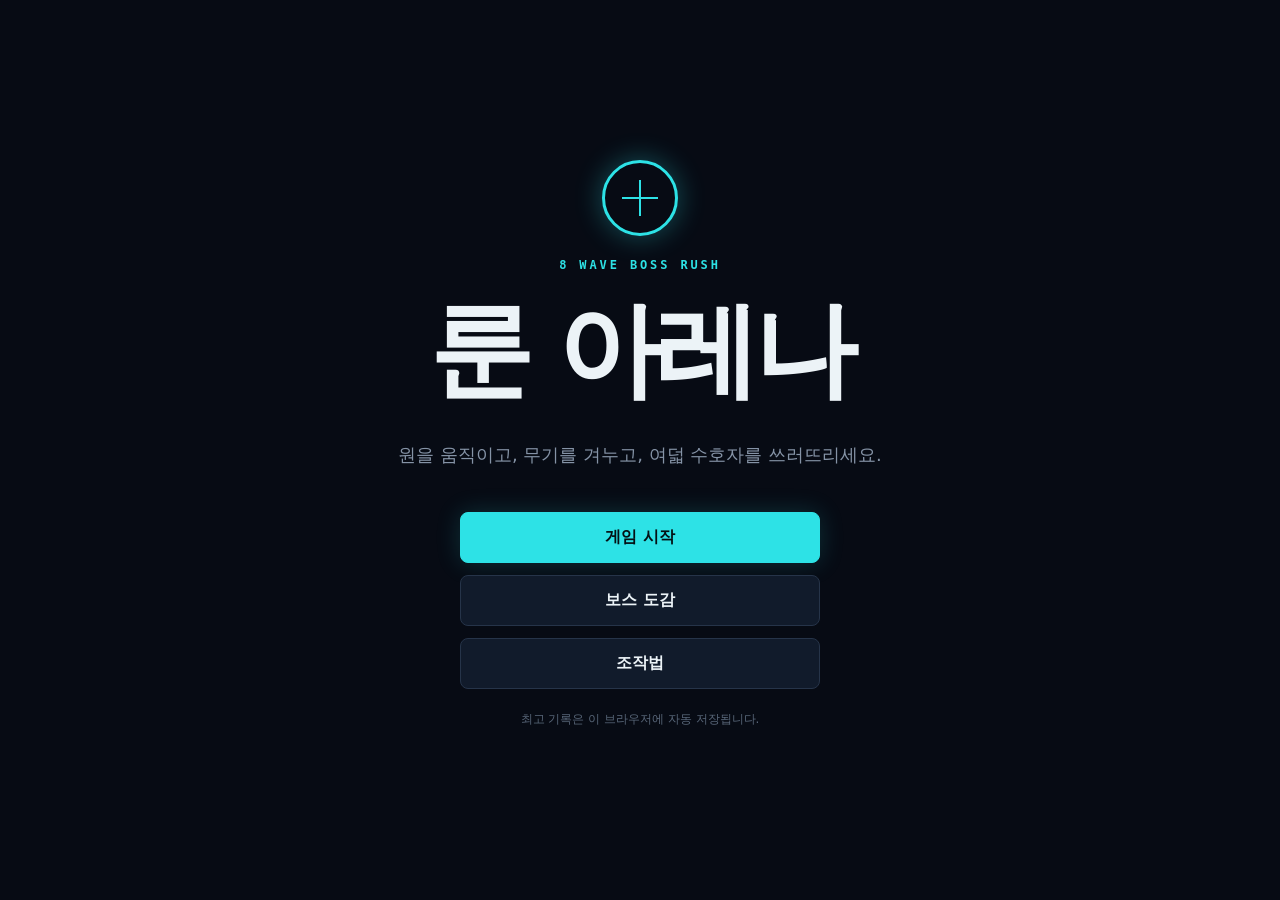
<file: rune-arena/index.html>
<!doctype html>
<html lang="ko">
<head>
  <meta charset="utf-8">
  <meta name="viewport" content="width=device-width, initial-scale=1">
  <meta name="theme-color" content="#070b14">
  <title>룬 아레나</title>
  <link rel="stylesheet" href="style.css?v=2">
</head>
<body>
  <main id="app">
    <section id="menu" class="screen active">
      <div class="brand-mark" aria-hidden="true"></div>
      <p class="eyebrow">8 WAVE BOSS RUSH</p>
      <h1>룬 아레나</h1>
      <p class="subtitle">원을 움직이고, 무기를 겨누고, 여덟 수호자를 쓰러뜨리세요.</p>
      <div class="menu-actions">
        <button id="startButton" class="primary">게임 시작</button>
        <button class="ghost open-bosses">보스 도감</button>
        <button id="helpButton" class="ghost">조작법</button>
      </div>
      <p class="save-note">최고 기록은 이 브라우저에 자동 저장됩니다.</p>
    </section>

    <section id="select" class="screen">
      <header class="screen-header">
        <div>
          <p class="eyebrow">SELECT UNIT</p>
          <h2>캐릭터 선택</h2>
        </div>
        <button class="icon-button open-bosses" aria-label="보스 도감 열기">보스 8종</button>
      </header>
      <div id="characterCards" class="character-grid" role="radiogroup"></div>
      <div id="selectedDetail" class="selected-detail"></div>
      <footer class="screen-footer">
        <button id="selectBack" class="ghost">뒤로</button>
        <button id="battleButton" class="primary">전투 시작</button>
      </footer>
    </section>

    <section id="game" class="screen game-screen">
      <div class="game-topbar">
        <div>
          <span id="waveLabel">웨이브 1 / 8</span>
          <strong id="bossName">보스</strong>
        </div>
        <div class="boss-hp-track"><i id="bossHpFill"></i></div>
        <button id="pauseButton" class="icon-button" aria-label="일시정지">Ⅱ</button>
      </div>
      <div id="canvasWrap">
        <canvas id="gameCanvas" width="1280" height="720" aria-label="룬 아레나 전투 화면"></canvas>
        <div id="countdown" class="center-message"></div>
      </div>
      <div class="game-bottombar">
        <div class="player-bars">
          <span>체력 <b id="playerHpText">100 / 100</b></span>
          <div class="mini-track"><i id="playerHpFill"></i></div>
          <span>기력 <b id="energyText">100</b></span>
          <div class="mini-track energy"><i id="energyFill"></i></div>
        </div>
        <div class="controls-strip">
          <span><kbd>클릭</kbd> 공격 충전</span>
          <span><kbd>Shift</kbd> 회피</span>
          <span><kbd>Q</kbd> 스킬</span>
          <span><kbd>E</kbd> 보조</span>
          <span><kbd>Space</kbd> 궁극</span>
        </div>
      </div>
    </section>

    <section id="result" class="screen">
      <p id="resultEyebrow" class="eyebrow">RUN COMPLETE</p>
      <h2 id="resultTitle">8웨이브 돌파</h2>
      <div id="resultStats" class="result-stats"></div>
      <div class="menu-actions">
        <button id="retryButton" class="primary">같은 캐릭터로 다시</button>
        <button id="resultSelectButton" class="ghost">캐릭터 선택</button>
        <button id="resultMenuButton" class="ghost">첫 화면</button>
      </div>
    </section>
  </main>

  <dialog id="bossDialog">
    <div class="dialog-header">
      <div>
        <p class="eyebrow">BOSS ARCHIVE</p>
        <h2>보스 도감</h2>
      </div>
      <button id="bossClose" class="icon-button" aria-label="닫기">×</button>
    </div>
    <div id="bossCards" class="boss-grid"></div>
    <div class="page-controls">
      <button id="bossPrev" class="ghost">← 이전</button>
      <span id="bossPage">1 / 2</span>
      <button id="bossNext" class="ghost">다음 →</button>
    </div>
  </dialog>

  <dialog id="helpDialog">
    <div class="dialog-header">
      <h2>조작법</h2>
      <button id="helpClose" class="icon-button" aria-label="닫기">×</button>
    </div>
    <div class="help-grid">
      <div><kbd>W A S D</kbd><p>사각형 경기장 안에서 이동</p></div>
      <div><kbd>짧은 클릭</kbd><p>빠른 검 휘두르기</p></div>
      <div><kbd>조금 길게</kbd><p>검기 한 개 발사</p></div>
      <div><kbd>완전 충전</kbd><p>조준 방향으로 돌진</p></div>
      <div><kbd>Shift</kbd><p>짧은 무적 회피</p></div>
      <div><kbd>Q E Space</kbd><p>캐릭터 고유 스킬</p></div>
    </div>
    <p class="tip">돌진으로 보스를 맞히면 2초 동안 검이 꽂힙니다. 둘 다 움직일 수 없지만 플레이어는 스킬을 사용할 수 있습니다.</p>
  </dialog>

  <div id="pauseOverlay" class="overlay" hidden>
    <div class="pause-card">
      <p class="eyebrow">PAUSED</p>
      <h2>일시정지</h2>
      <button id="resumeButton" class="primary">계속하기</button>
      <button id="quitButton" class="ghost">첫 화면으로</button>
    </div>
  </div>

  <script src="game.js?v=2"></script>
</body>
</html>
</file>
<file: rune-arena/style.css>
:root {
  color-scheme: dark;
  font-family: Pretendard, "Noto Sans KR", system-ui, sans-serif;
  --bg: #070b14;
  --panel: #0e1624;
  --line: #263449;
  --cyan: #2de2e6;
  --red: #ff4655;
  --gold: #c8a96b;
  --text: #ecf3f7;
  --muted: #8593a6;
}

* { box-sizing: border-box; }
[hidden] { display: none !important; }
body { margin: 0; min-height: 100vh; background: var(--bg); color: var(--text); overflow-x: hidden; }
button { font: inherit; color: inherit; cursor: pointer; }
button:focus-visible { outline: 2px solid white; outline-offset: 3px; }

#app { min-height: 100vh; }
.screen { display: none; min-height: 100vh; width: min(1180px, 100%); margin: 0 auto; padding: 48px 36px; }
.screen.active { display: flex; flex-direction: column; }
#menu, #result { align-items: center; justify-content: center; text-align: center; }

.eyebrow { margin: 0 0 10px; color: var(--cyan); font: 700 12px/1.2 ui-monospace, monospace; letter-spacing: .24em; }
h1 { margin: 0; font-size: clamp(52px, 9vw, 104px); letter-spacing: -.06em; }
h2 { margin: 0; font-size: clamp(30px, 5vw, 52px); letter-spacing: -.04em; }
.subtitle { max-width: 560px; color: var(--muted); font-size: 18px; line-height: 1.7; }
.brand-mark { width: 76px; height: 76px; margin-bottom: 22px; border: 3px solid var(--cyan); border-radius: 50%; box-shadow: 0 0 28px #2de2e655; position: relative; }
.brand-mark::before, .brand-mark::after { content: ""; position: absolute; inset: 17px 34px; background: var(--cyan); }
.brand-mark::after { transform: rotate(90deg); }
.menu-actions { display: grid; gap: 12px; min-width: min(360px, 90vw); margin-top: 24px; }
.primary, .ghost, .icon-button { border-radius: 8px; border: 1px solid var(--line); background: #111b2b; padding: 14px 22px; font-weight: 800; transition: .15s ease; }
.primary { color: #041014; background: var(--cyan); border-color: var(--cyan); box-shadow: 0 0 24px #2de2e62c; }
.primary:hover { transform: translateY(-2px); filter: brightness(1.08); }
.ghost:hover, .icon-button:hover { border-color: var(--cyan); color: var(--cyan); }
.save-note { color: #586678; font-size: 12px; margin-top: 22px; }

.screen-header, .screen-footer { display: flex; align-items: center; justify-content: space-between; gap: 18px; }
.screen-header { margin-bottom: 30px; }
.screen-footer { margin-top: auto; padding-top: 26px; }
.character-grid { display: grid; grid-template-columns: repeat(3, 1fr); gap: 16px; }
.character-card { min-height: 272px; padding: 22px; border: 1px solid var(--line); border-radius: 12px; background: var(--panel); text-align: left; position: relative; overflow: hidden; }
.character-card.selected { border-color: var(--card-color); box-shadow: 0 0 0 1px var(--card-color), inset 0 0 40px color-mix(in srgb, var(--card-color) 8%, transparent); }
.character-card h3 { font-size: 24px; margin: 10px 0 4px; }
.character-card p { color: var(--muted); line-height: 1.5; }
.unit-preview { height: 122px; display: grid; place-items: center; }
.orb { width: 82px; height: 82px; border: 4px solid var(--orb); border-radius: 50%; box-shadow: 0 0 18px color-mix(in srgb, var(--orb) 55%, transparent), inset 0 0 16px color-mix(in srgb, var(--orb) 20%, transparent); position: relative; background: #08101c; }
.orb::before, .orb::after { content: ""; position: absolute; width: 31px; height: 18px; top: 24px; background: #9eabc0; border: 2px solid #d7e3ef; }
.orb::before { left: -21px; transform: rotate(-18deg); clip-path: polygon(0 45%, 100% 0, 85% 100%); }
.orb::after { right: -21px; transform: rotate(18deg); clip-path: polygon(0 0, 100% 45%, 15% 100%); }
.weapon-shape { position: absolute; width: 76px; height: 8px; right: -67px; top: 35px; background: var(--orb); clip-path: polygon(0 20%, 80% 20%, 100% 50%, 80% 80%, 0 80%); box-shadow: 0 0 10px var(--orb); transform-origin: 4px 4px; }
.guardian .weapon-shape { width: 40px; height: 55px; right: -37px; top: 13px; clip-path: polygon(50% 0, 100% 22%, 88% 82%, 50% 100%, 12% 82%, 0 22%); }
.mage .weapon-shape { width: 34px; height: 34px; right: -48px; top: 23px; transform: rotate(45deg); clip-path: none; }
.selected-detail { display: grid; grid-template-columns: 1.4fr 1fr; gap: 26px; padding: 24px; margin-top: 18px; border: 1px solid var(--line); border-radius: 12px; background: #0a111d; }
.stat { display: grid; grid-template-columns: 48px 1fr; align-items: center; gap: 12px; margin: 10px 0; color: var(--muted); }
.stat-track, .boss-hp-track, .mini-track { height: 8px; border-radius: 10px; background: #202b3b; overflow: hidden; }
.stat-track i, .boss-hp-track i, .mini-track i { display: block; height: 100%; width: 50%; background: var(--cyan); transition: width .2s; }

.game-screen { width: min(1440px, 100%); padding: 20px 24px; gap: 12px; }
.game-topbar { display: grid; grid-template-columns: 210px 1fr 50px; align-items: center; gap: 18px; }
.game-topbar span { color: var(--muted); display: block; font-size: 12px; }
.game-topbar strong { font-size: 20px; }
.boss-hp-track { height: 14px; border: 1px solid #3d2630; }
.boss-hp-track i { width: 100%; background: var(--red); }
#canvasWrap { position: relative; border: 1px solid #1b2d3d; background: #050912; min-height: 0; }
#gameCanvas { display: block; width: 100%; height: auto; aspect-ratio: 16 / 9; touch-action: none; }
.center-message { position: absolute; inset: 0; display: grid; place-items: center; pointer-events: none; font-size: clamp(26px, 5vw, 60px); font-weight: 900; text-shadow: 0 3px 18px #000; }
.game-bottombar { display: flex; justify-content: space-between; gap: 24px; align-items: center; }
.player-bars { width: 240px; display: grid; grid-template-columns: auto 1fr; gap: 5px 9px; align-items: center; font-size: 12px; }
.player-bars span { color: var(--muted); }
.mini-track i { width: 100%; background: var(--cyan); }
.mini-track.energy i { background: #b36dff; }
.controls-strip { display: flex; flex-wrap: wrap; justify-content: flex-end; gap: 12px; color: var(--muted); font-size: 12px; }
kbd { border: 1px solid #41516a; background: #111a28; border-radius: 5px; padding: 4px 7px; color: white; font-family: inherit; }

dialog { width: min(980px, calc(100% - 32px)); border: 1px solid var(--line); border-radius: 14px; background: #0a111d; color: var(--text); padding: 28px; box-shadow: 0 24px 100px #000b; }
dialog::backdrop { background: #02050bd9; backdrop-filter: blur(6px); }
.dialog-header { display: flex; align-items: center; justify-content: space-between; margin-bottom: 24px; }
.boss-grid { display: grid; grid-template-columns: repeat(4, 1fr); gap: 14px; }
.boss-card { padding: 16px; border: 1px solid var(--line); border-radius: 10px; background: #0f1827; }
.boss-card h3 { margin: 14px 0 6px; font-size: 18px; }
.boss-card p { margin: 0; color: var(--muted); font-size: 13px; line-height: 1.5; }
.boss-orb { width: 64px; height: 64px; margin: 8px auto; border: 4px solid var(--boss-color); border-radius: 50%; box-shadow: 0 0 15px color-mix(in srgb, var(--boss-color) 55%, transparent); position: relative; }
.boss-orb::after { content: ""; position: absolute; inset: 17px; border: 2px solid var(--boss-color); transform: rotate(45deg); }
.page-controls { display: flex; justify-content: center; align-items: center; gap: 18px; margin-top: 22px; }
.help-grid { display: grid; grid-template-columns: repeat(2, 1fr); gap: 12px; }
.help-grid > div { padding: 16px; border: 1px solid var(--line); border-radius: 9px; }
.help-grid p { color: var(--muted); margin-bottom: 0; }
.tip { color: var(--cyan); line-height: 1.6; }
.overlay { position: fixed; inset: 0; display: grid; place-items: center; background: #03060bdc; z-index: 20; }
.pause-card { width: min(360px, 90vw); display: grid; gap: 12px; padding: 30px; text-align: center; border: 1px solid var(--line); border-radius: 14px; background: var(--panel); }
.result-stats { display: grid; grid-template-columns: repeat(3, 1fr); gap: 12px; width: min(620px, 100%); margin: 28px 0; }
.result-stats div { padding: 22px 12px; border: 1px solid var(--line); border-radius: 10px; background: var(--panel); }
.result-stats b { display: block; font-size: 28px; margin-top: 6px; }

@media (max-width: 780px) {
  .screen { padding: 28px 18px; }
  .character-grid, .boss-grid { grid-template-columns: 1fr; }
  .character-card { min-height: auto; }
  .selected-detail { grid-template-columns: 1fr; }
  .game-topbar { grid-template-columns: 130px 1fr 44px; }
  .game-bottombar { align-items: stretch; flex-direction: column; }
  .player-bars { width: 100%; }
  .controls-strip { justify-content: flex-start; }
  .help-grid, .result-stats { grid-template-columns: 1fr; }
}
</file>
